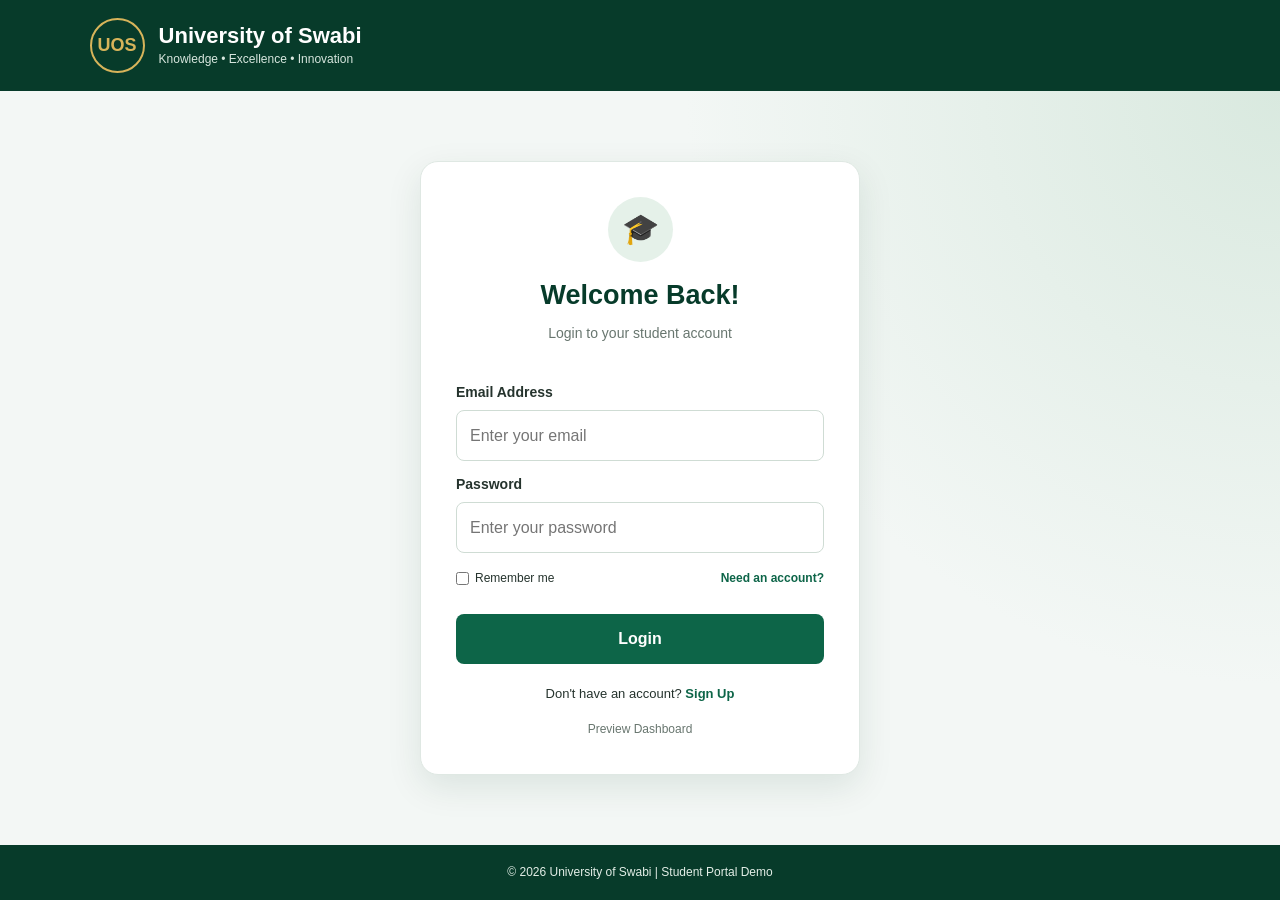
<file: index.html>
<!DOCTYPE html>
<html lang="en">
<head>
    <meta charset="UTF-8">
    <meta name="viewport" content="width=device-width, initial-scale=1.0">
    <title>Login | University of Swabi</title>
    <link rel="stylesheet" href="style.css">
</head>
<body class="auth-body">

    <header class="top-header">
        <div class="brand">
            <div class="logo">UOS</div>
            <div>
                <h1>University of Swabi</h1>
                <p>Knowledge • Excellence • Innovation</p>
            </div>
        </div>
    </header>

    <main class="auth-container">
        <section class="auth-card">
            <div class="auth-icon">🎓</div>
            <h2>Welcome Back!</h2>
            <p class="subtitle">Login to your student account</p>

            <form action="dashboard.html" method="get">
                <label for="email">Email Address</label>
                <input type="email" id="email"
                    name="email" placeholder="Enter your email" required>

                <label for="password">Password</label>
                <input type="password" id="password"
                    name="password" placeholder="Enter your password"
                    minlength="6" required>

                <div class="form-options">
                    <label class="remember">
                        <input type="checkbox" name="remember">
                        Remember me
                    </label>
                    <a href="signup.html">Need an account?</a>
                </div>

                <button type="submit" class="btn">Login</button>
            </form>

            <p class="switch-text">
                Don't have an account?
                <a href="signup.html">Sign Up</a>
            </p>
            <a href="dashboard.html" class="demo-link">
                Preview Dashboard
            </a>
        </section>
    </main>

    <footer class="footer">
        © 2026 University of Swabi | Student Portal Demo
    </footer>

</body>
</html>
</file>
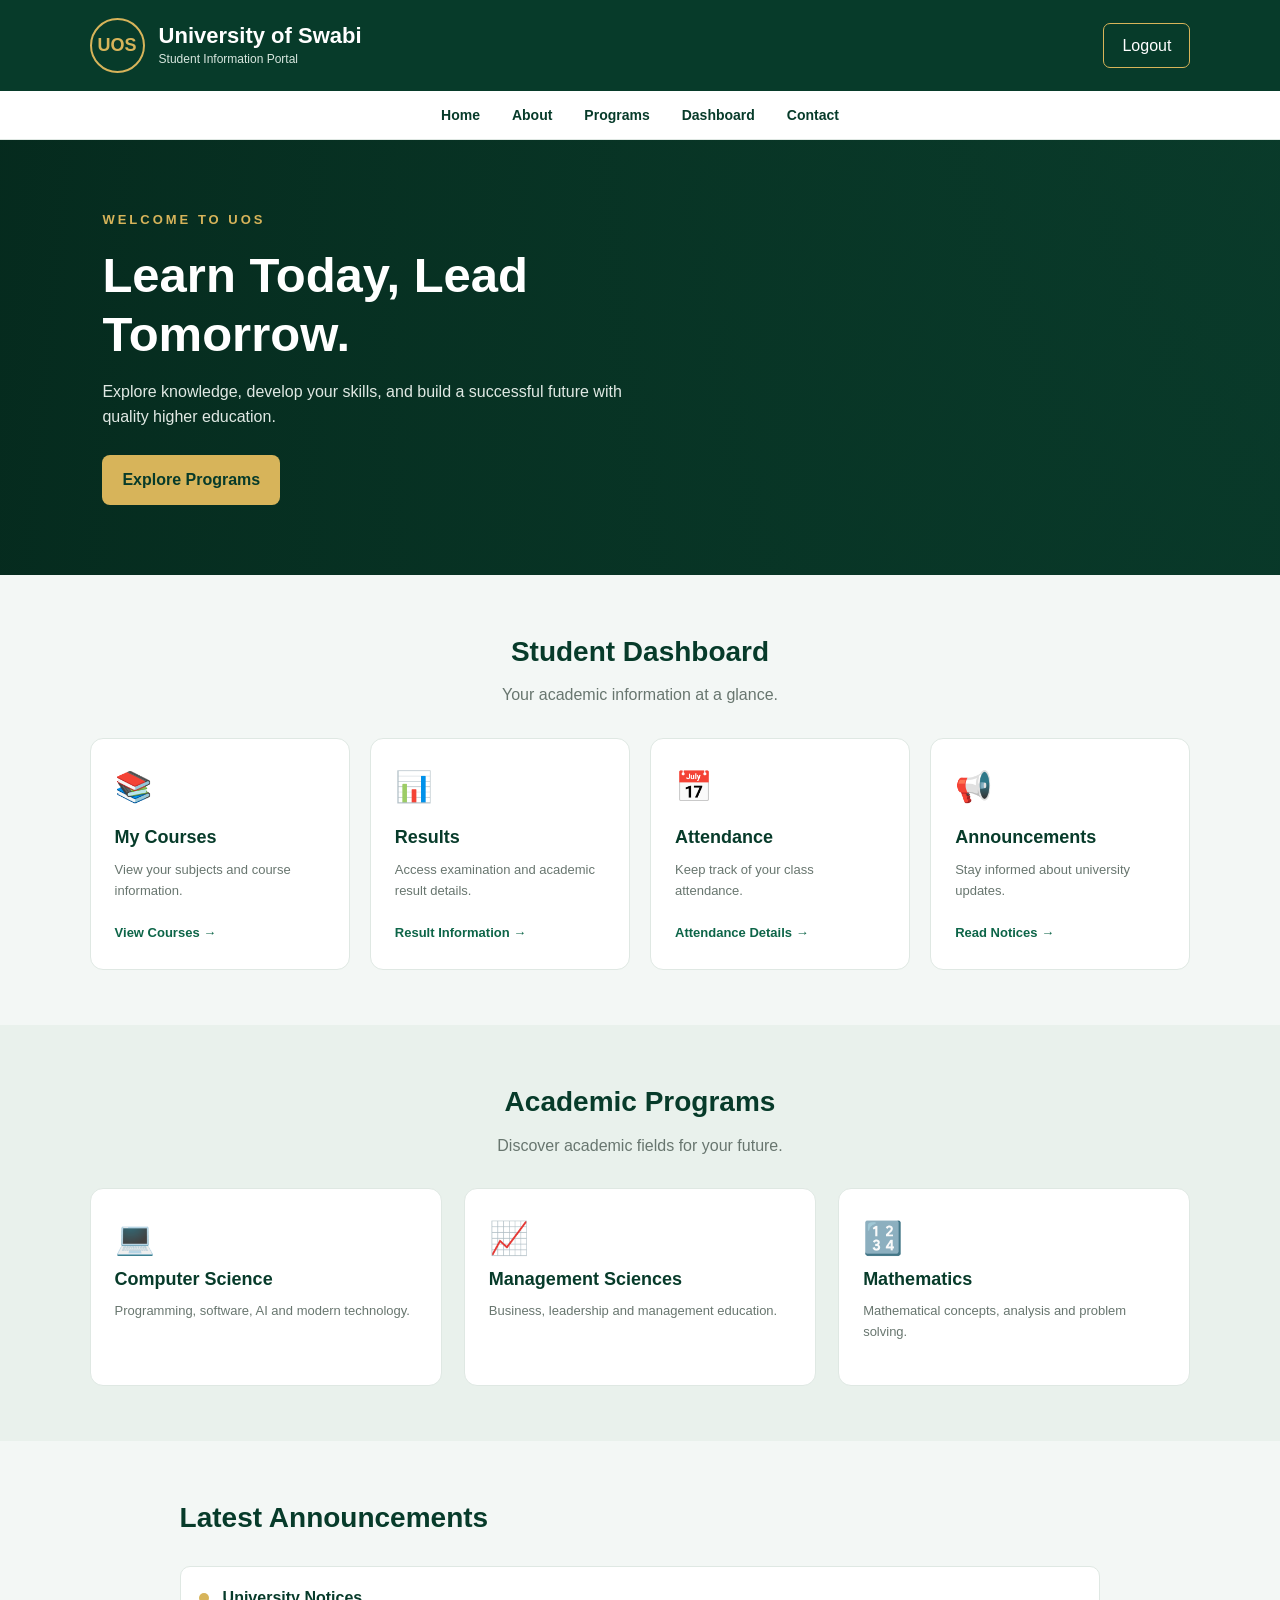
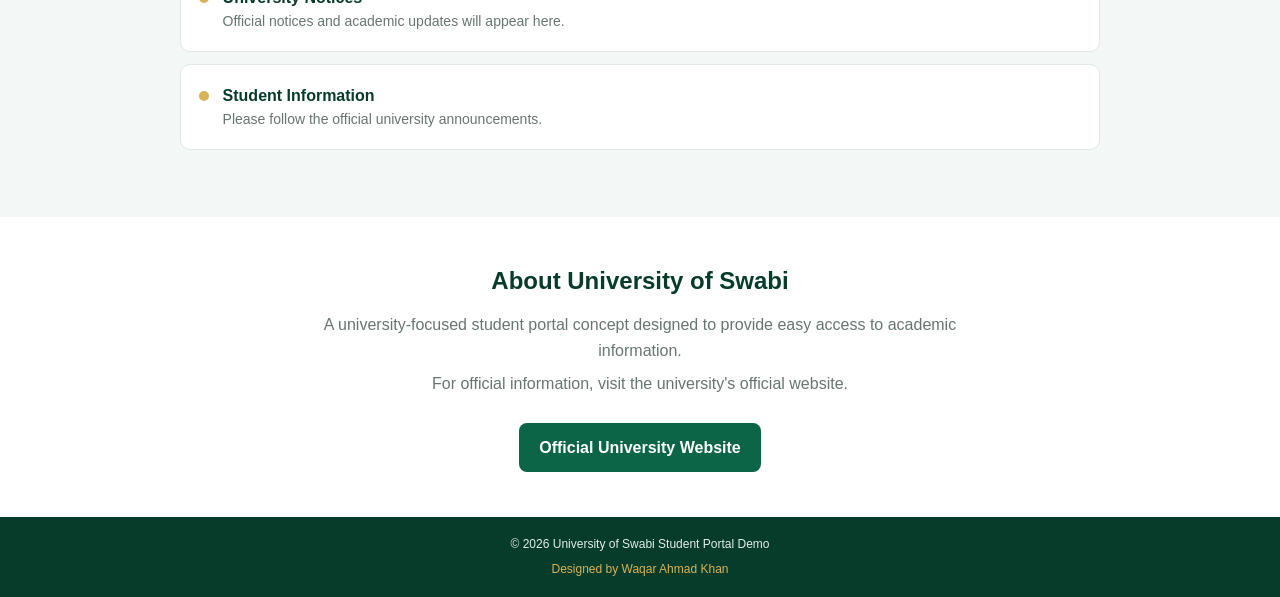
<file: dashboard.html>
<!DOCTYPE html>
<html lang="en">
<head>
    <meta charset="UTF-8">
    <meta name="viewport" content="width=device-width, initial-scale=1.0">
    <title>Student Dashboard | University of Swabi</title>
    <link rel="stylesheet" href="style.css">
</head>
<body>

    <header class="main-header">
        <div class="brand">
            <div class="logo">UOS</div>
            <div>
                <h1>University of Swabi</h1>
                <p>Student Information Portal</p>
            </div>
        </div>
        <a href="index.html" class="logout">Logout</a>
    </header>

    <nav class="navbar">
        <a href="#home">Home</a>
        <a href="#about">About</a>
        <a href="#programs">Programs</a>
        <a href="#dashboard">Dashboard</a>
        <a href="#contact">Contact</a>
    </nav>

    <main>
        <section class="hero" id="home">
            <div class="hero-content">
                <p class="eyebrow">WELCOME TO UOS</p>
                <h2>Learn Today, Lead Tomorrow.</h2>
                <p>
                    Explore knowledge, develop your skills, and build
                    a successful future with quality higher education.
                </p>
                <a href="#programs" class="btn hero-btn">
                    Explore Programs
                </a>
            </div>
        </section>

        <section class="section" id="dashboard">
            <h2 class="section-title">Student Dashboard</h2>
            <p class="section-subtitle">
                Your academic information at a glance.
            </p>

            <div class="dashboard-grid">
                <article class="info-card">
                    <div class="card-icon">📚</div>
                    <h3>My Courses</h3>
                    <p>View your subjects and course information.</p>
                    <a href="#programs">View Courses →</a>
                </article>

                <article class="info-card">
                    <div class="card-icon">📊</div>
                    <h3>Results</h3>
                    <p>Access examination and academic result details.</p>
                    <a href="#contact">Result Information →</a>
                </article>

                <article class="info-card">
                    <div class="card-icon">📅</div>
                    <h3>Attendance</h3>
                    <p>Keep track of your class attendance.</p>
                    <a href="#contact">Attendance Details →</a>
                </article>

                <article class="info-card">
                    <div class="card-icon">📢</div>
                    <h3>Announcements</h3>
                    <p>Stay informed about university updates.</p>
                    <a href="#announcements">Read Notices →</a>
                </article>
            </div>
        </section>

        <section class="section programs" id="programs">
            <h2 class="section-title">Academic Programs</h2>
            <p class="section-subtitle">
                Discover academic fields for your future.
            </p>

            <div class="program-grid">
                <article class="program-card">
                    <span>💻</span>
                    <h3>Computer Science</h3>
                    <p>Programming, software, AI and modern technology.</p>
                </article>

                <article class="program-card">
                    <span>📈</span>
                    <h3>Management Sciences</h3>
                    <p>Business, leadership and management education.</p>
                </article>

                <article class="program-card">
                    <span>🔢</span>
                    <h3>Mathematics</h3>
                    <p>Mathematical concepts, analysis and problem solving.</p>
                </article>
            </div>
        </section>

        <section class="section notice-section" id="announcements">
            <h2 class="section-title">Latest Announcements</h2>

            <div class="notice">
                <span class="notice-dot"></span>
                <div>
                    <h3>University Notices</h3>
                    <p>Official notices and academic updates will appear here.</p>
                </div>
            </div>

            <div class="notice">
                <span class="notice-dot"></span>
                <div>
                    <h3>Student Information</h3>
                    <p>Please follow the official university announcements.</p>
                </div>
            </div>
        </section>

        <section class="contact-section" id="about">
            <h2>About University of Swabi</h2>
            <p>
                A university-focused student portal concept designed
                to provide easy access to academic information.
            </p>
            <p id="contact">
                For official information, visit the university's
                official website.
            </p>
            <a href="https://www.uoswabi.edu.pk/" target="_blank"
                rel="noopener noreferrer" class="btn">
                Official University Website
            </a>
        </section>
    </main>

    <footer class="footer dashboard-footer">
        <p>© 2026 University of Swabi Student Portal Demo</p>
        <p>Designed by Waqar Ahmad Khan</p>
    </footer>

</body>
</html>
</file>
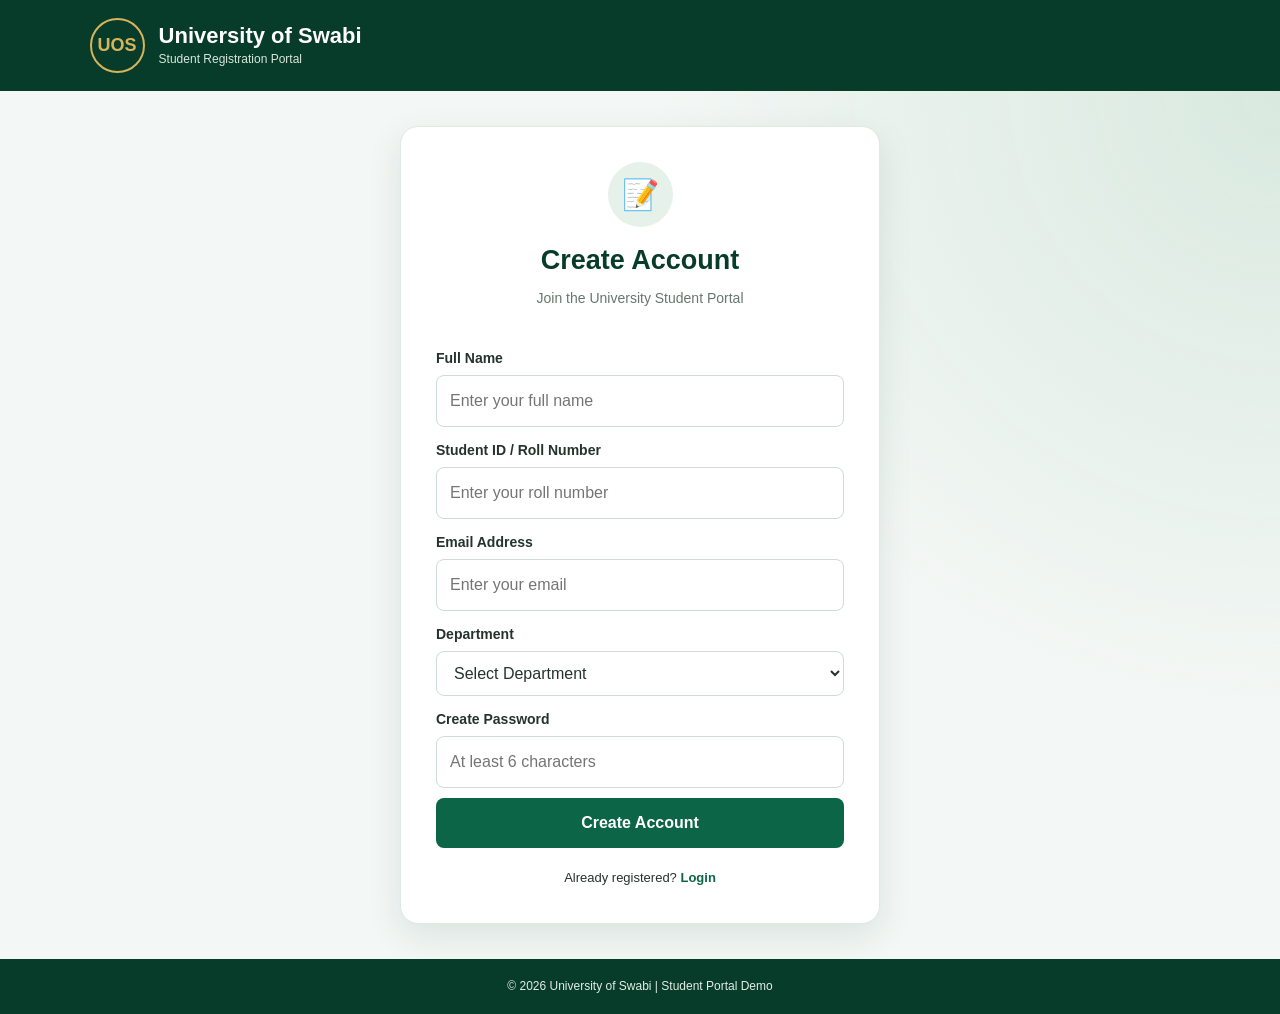
<file: signup.html>
<!DOCTYPE html>
<html lang="en">
<head>
    <meta charset="UTF-8">
    <meta name="viewport" content="width=device-width, initial-scale=1.0">
    <title>Sign Up | University of Swabi</title>
    <link rel="stylesheet" href="style.css">
</head>
<body class="auth-body">

    <header class="top-header">
        <div class="brand">
            <div class="logo">UOS</div>
            <div>
                <h1>University of Swabi</h1>
                <p>Student Registration Portal</p>
            </div>
        </div>
    </header>

    <main class="auth-container">
        <section class="auth-card signup-card">
            <div class="auth-icon">📝</div>
            <h2>Create Account</h2>
            <p class="subtitle">Join the University Student Portal</p>

            <form action="index.html" method="get">
                <label for="fullname">Full Name</label>
                <input type="text" id="fullname" name="fullname"
                    placeholder="Enter your full name" required>

                <label for="studentid">Student ID / Roll Number</label>
                <input type="text" id="studentid" name="studentid"
                    placeholder="Enter your roll number" required>

                <label for="signup-email">Email Address</label>
                <input type="email" id="signup-email" name="email"
                    placeholder="Enter your email" required>

                <label for="department">Department</label>
                <select id="department" name="department" required>
                    <option value="">Select Department</option>
                    <option>Computer Science</option>
                    <option>Information Technology</option>
                    <option>English</option>
                    <option>Management Sciences</option>
                    <option>Mathematics</option>
                </select>

                <label for="new-password">Create Password</label>
                <input type="password" id="new-password" name="password"
                    placeholder="At least 6 characters"
                    minlength="6" required>

                <button type="submit" class="btn">Create Account</button>
            </form>

            <p class="switch-text">
                Already registered?
                <a href="index.html">Login</a>
            </p>
        </section>
    </main>

    <footer class="footer">
        © 2026 University of Swabi | Student Portal Demo
    </footer>

</body>
</html>
</file>
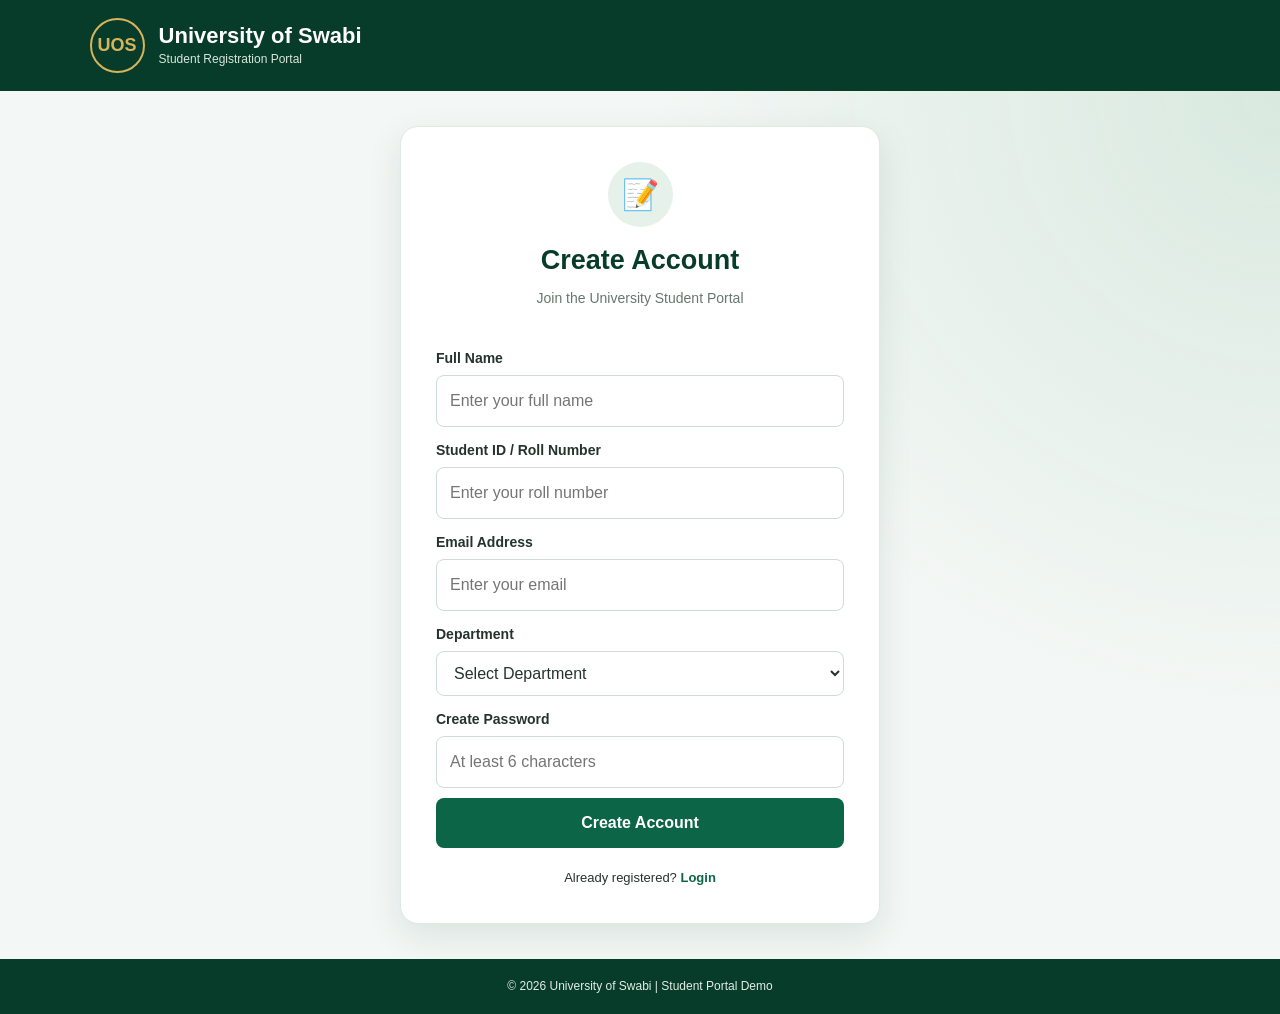
<file: singup.html>
<!DOCTYPE html>
<html lang="en">
<head>
    <meta charset="UTF-8">
    <meta name="viewport" content="width=device-width, initial-scale=1.0">
    <title>Sign Up | University of Swabi</title>
    <link rel="stylesheet" href="style.css">
</head>
<body class="auth-body">

    <header class="top-header">
        <div class="brand">
            <div class="logo">UOS</div>
            <div>
                <h1>University of Swabi</h1>
                <p>Student Registration Portal</p>
            </div>
        </div>
    </header>

    <main class="auth-container">
        <section class="auth-card signup-card">
            <div class="auth-icon">📝</div>
            <h2>Create Account</h2>
            <p class="subtitle">Join the University Student Portal</p>

            <form action="index.html" method="get">
                <label for="fullname">Full Name</label>
                <input type="text" id="fullname" name="fullname"
                    placeholder="Enter your full name" required>

                <label for="studentid">Student ID / Roll Number</label>
                <input type="text" id="studentid" name="studentid"
                    placeholder="Enter your roll number" required>

                <label for="signup-email">Email Address</label>
                <input type="email" id="signup-email" name="email"
                    placeholder="Enter your email" required>

                <label for="department">Department</label>
                <select id="department" name="department" required>
                    <option value="">Select Department</option>
                    <option>Computer Science</option>
                    <option>Information Technology</option>
                    <option>English</option>
                    <option>Management Sciences</option>
                    <option>Mathematics</option>
                </select>

                <label for="new-password">Create Password</label>
                <input type="password" id="new-password" name="password"
                    placeholder="At least 6 characters"
                    minlength="6" required>

                <button type="submit" class="btn">Create Account</button>
            </form>

            <p class="switch-text">
                Already registered?
                <a href="index.html">Login</a>
            </p>
        </section>
    </main>

    <footer class="footer">
        © 2026 University of Swabi | Student Portal Demo
    </footer>

</body>
</html>
</file>
<file: style.css>
/* ===== GENERAL RESET ===== */
* {
    margin: 0;
    padding: 0;
    box-sizing: border-box;
}

:root {
    --primary: #073b2a;
    --secondary: #0d6548;
    --accent: #d7b45a;
    --light: #f3f7f5;
    --white: #ffffff;
    --text: #25332d;
    --muted: #68766f;
    --border: #dfe8e3;
}

html {
    scroll-behavior: smooth;
}

body {
    font-family: Arial, Helvetica, sans-serif;
    background: var(--light);
    color: var(--text);
    line-height: 1.6;
}

a {
    text-decoration: none;
}

button,
input,
select {
    font: inherit;
}

/* ===== UNIVERSITY BRAND ===== */
.top-header,
.main-header {
    background: var(--primary);
    color: var(--white);
    padding: 18px 7%;
}

.brand {
    display: flex;
    align-items: center;
    gap: 14px;
}

.logo {
    width: 55px;
    height: 55px;
    border: 2px solid var(--accent);
    border-radius: 50%;
    display: grid;
    place-items: center;
    color: var(--accent);
    font-weight: bold;
    font-size: 18px;
    flex-shrink: 0;
}

.brand h1 {
    font-size: 22px;
    line-height: 1.3;
}

.brand p {
    font-size: 12px;
    color: #d8e7df;
}

/* ===== LOGIN AND SIGNUP ===== */
.auth-body {
    min-height: 100vh;
    display: flex;
    flex-direction: column;
}

.auth-container {
    flex: 1;
    display: flex;
    align-items: center;
    justify-content: center;
    padding: 35px 18px;
    background:
        radial-gradient(circle at top right, #d9e9df, transparent 40%),
        var(--light);
}

.auth-card {
    background: var(--white);
    width: 100%;
    max-width: 440px;
    padding: 35px;
    border-radius: 18px;
    border: 1px solid var(--border);
    box-shadow: 0 12px 35px rgba(7, 59, 42, 0.10);
}

.signup-card {
    max-width: 480px;
}

.auth-icon {
    width: 65px;
    height: 65px;
    margin: 0 auto 12px;
    background: #e5f1e9;
    border-radius: 50%;
    display: grid;
    place-items: center;
    font-size: 30px;
}

.auth-card h2 {
    color: var(--primary);
    text-align: center;
    font-size: 27px;
}

.subtitle {
    color: var(--muted);
    text-align: center;
    margin: 5px 0 25px;
    font-size: 14px;
}

.auth-card form {
    display: flex;
    flex-direction: column;
}

.auth-card form > label {
    font-size: 14px;
    font-weight: 600;
    margin: 12px 0 6px;
}

.auth-card input:not([type="checkbox"]),
.auth-card select {
    width: 100%;
    padding: 12px 13px;
    border: 1px solid #cfdcd4;
    border-radius: 8px;
    background: #fff;
    outline: none;
    color: var(--text);
}

.auth-card input:focus,
.auth-card select:focus {
    border-color: var(--secondary);
    box-shadow: 0 0 0 3px rgba(13, 101, 72, 0.10);
}

.form-options {
    display: flex;
    justify-content: space-between;
    align-items: center;
    flex-wrap: wrap;
    gap: 10px;
    margin: 16px 0;
    font-size: 12px;
}

.remember {
    display: flex;
    align-items: center;
    gap: 6px;
}

.form-options a,
.switch-text a {
    color: var(--secondary);
    font-weight: bold;
}

.btn {
    display: inline-block;
    border: none;
    background: var(--secondary);
    color: white;
    text-align: center;
    padding: 12px 20px;
    border-radius: 8px;
    cursor: pointer;
    font-weight: bold;
    transition: 0.25s ease;
}

.btn:hover {
    background: var(--primary);
    transform: translateY(-2px);
}

.auth-card .btn {
    width: 100%;
    margin-top: 10px;
}

.switch-text {
    margin-top: 20px;
    text-align: center;
    font-size: 13px;
}

.demo-link {
    display: block;
    text-align: center;
    color: var(--muted);
    margin-top: 15px;
    font-size: 12px;
}

/* ===== NAVIGATION ===== */
.main-header {
    display: flex;
    align-items: center;
    justify-content: space-between;
    gap: 15px;
    flex-wrap: wrap;
}

.logout {
    padding: 9px 18px;
    border: 1px solid var(--accent);
    color: var(--white);
    border-radius: 7px;
    transition: 0.2s;
}

.logout:hover {
    background: var(--accent);
    color: var(--primary);
}

.navbar {
    display: flex;
    justify-content: center;
    flex-wrap: wrap;
    gap: 32px;
    padding: 13px 20px;
    background: white;
    border-bottom: 1px solid var(--border);
}

.navbar a {
    color: var(--primary);
    font-size: 14px;
    font-weight: bold;
}

.navbar a:hover {
    color: var(--secondary);
}

/* ===== HERO SECTION ===== */
.hero {
    min-height: 390px;
    padding: 70px 8%;
    display: flex;
    align-items: center;
    color: white;
    background:
        linear-gradient(100deg,
        rgba(4, 40, 28, 0.96),
        rgba(7, 59, 42, 0.80)),
        linear-gradient(135deg, #236b4c, #102e24);
}

.hero-content {
    max-width: 650px;
}

.eyebrow {
    color: var(--accent);
    letter-spacing: 3px;
    font-size: 13px;
    font-weight: bold;
}

.hero h2 {
    font-size: clamp(32px, 5vw, 49px);
    line-height: 1.2;
    margin: 15px 0;
}

.hero-content > p:not(.eyebrow) {
    color: #e0e9e4;
    max-width: 560px;
    margin-bottom: 25px;
}

.hero-btn {
    background: var(--accent);
    color: var(--primary);
}

/* ===== CONTENT SECTIONS ===== */
.section {
    padding: 55px 7%;
}

.section-title {
    color: var(--primary);
    font-size: 28px;
    text-align: center;
}

.section-subtitle {
    color: var(--muted);
    text-align: center;
    margin: 8px 0 30px;
}

.dashboard-grid {
    display: grid;
    grid-template-columns: repeat(4, minmax(0, 1fr));
    gap: 20px;
}

.info-card,
.program-card {
    background: white;
    border: 1px solid var(--border);
    border-radius: 13px;
    padding: 24px;
    transition: 0.25s;
}

.info-card:hover,
.program-card:hover {
    transform: translateY(-5px);
    box-shadow: 0 12px 25px rgba(7, 59, 42, 0.09);
}

.card-icon {
    font-size: 30px;
    margin-bottom: 12px;
}

.info-card h3,
.program-card h3 {
    color: var(--primary);
    margin-bottom: 8px;
    font-size: 18px;
}

.info-card p,
.program-card p {
    color: var(--muted);
    font-size: 13px;
    margin-bottom: 18px;
}

.info-card a {
    color: var(--secondary);
    font-weight: bold;
    font-size: 13px;
}

.programs {
    background: #e9f1ec;
}

.program-grid {
    display: grid;
    grid-template-columns: repeat(3, minmax(0, 1fr));
    gap: 22px;
}

.program-card > span {
    font-size: 32px;
}

/* ===== ANNOUNCEMENTS ===== */
.notice-section {
    max-width: 1100px;
    margin: auto;
}

.notice-section .section-title {
    text-align: left;
    margin-bottom: 25px;
}

.notice {
    display: flex;
    gap: 14px;
    align-items: flex-start;
    padding: 18px;
    background: white;
    border: 1px solid var(--border);
    border-radius: 10px;
    margin-bottom: 12px;
}

.notice-dot {
    width: 10px;
    height: 10px;
    margin-top: 8px;
    background: var(--accent);
    border-radius: 50%;
    flex-shrink: 0;
}

.notice h3 {
    color: var(--primary);
    font-size: 16px;
}

.notice p {
    color: var(--muted);
    font-size: 14px;
}

/* ===== ABOUT AND FOOTER ===== */
.contact-section {
    text-align: center;
    padding: 45px 20px;
    background: white;
}

.contact-section h2 {
    color: var(--primary);
    margin-bottom: 12px;
}

.contact-section p {
    color: var(--muted);
    margin: 8px auto;
    max-width: 650px;
}

.contact-section .btn {
    margin-top: 18px;
}

.footer {
    background: var(--primary);
    color: #e3eee7;
    text-align: center;
    padding: 18px;
    font-size: 12px;
}

.dashboard-footer p + p {
    margin-top: 5px;
    color: var(--accent);
}

/* ===== RESPONSIVE DESIGN ===== */
@media (max-width: 900px) {
    .dashboard-grid {
        grid-template-columns: repeat(2, minmax(0, 1fr));
    }

    .program-grid {
        grid-template-columns: 1fr;
    }

    .hero {
        min-height: 340px;
    }
}

@media (max-width: 600px) {
    .top-header,
    .main-header {
        padding: 15px 5%;
    }

    .brand h1 {
        font-size: 18px;
    }

    .brand p {
        font-size: 10px;
    }

    .logo {
        width: 45px;
        height: 45px;
        font-size: 15px;
    }

    .auth-card {
        padding: 25px 20px;
    }

    .navbar {
        gap: 12px 20px;
    }

    .navbar a {
        font-size: 12px;
    }

    .hero {
        padding: 55px 6%;
    }

    .section {
        padding: 40px 5%;
    }

    .section-title {
        font-size: 24px;
    }

    .dashboard-grid {
        grid-template-columns: 1fr;
    }

    .main-header {
        align-items: flex-start;
    }

    .logout {
        font-size: 12px;
        padding: 7px 12px;
    }
}
</file>
